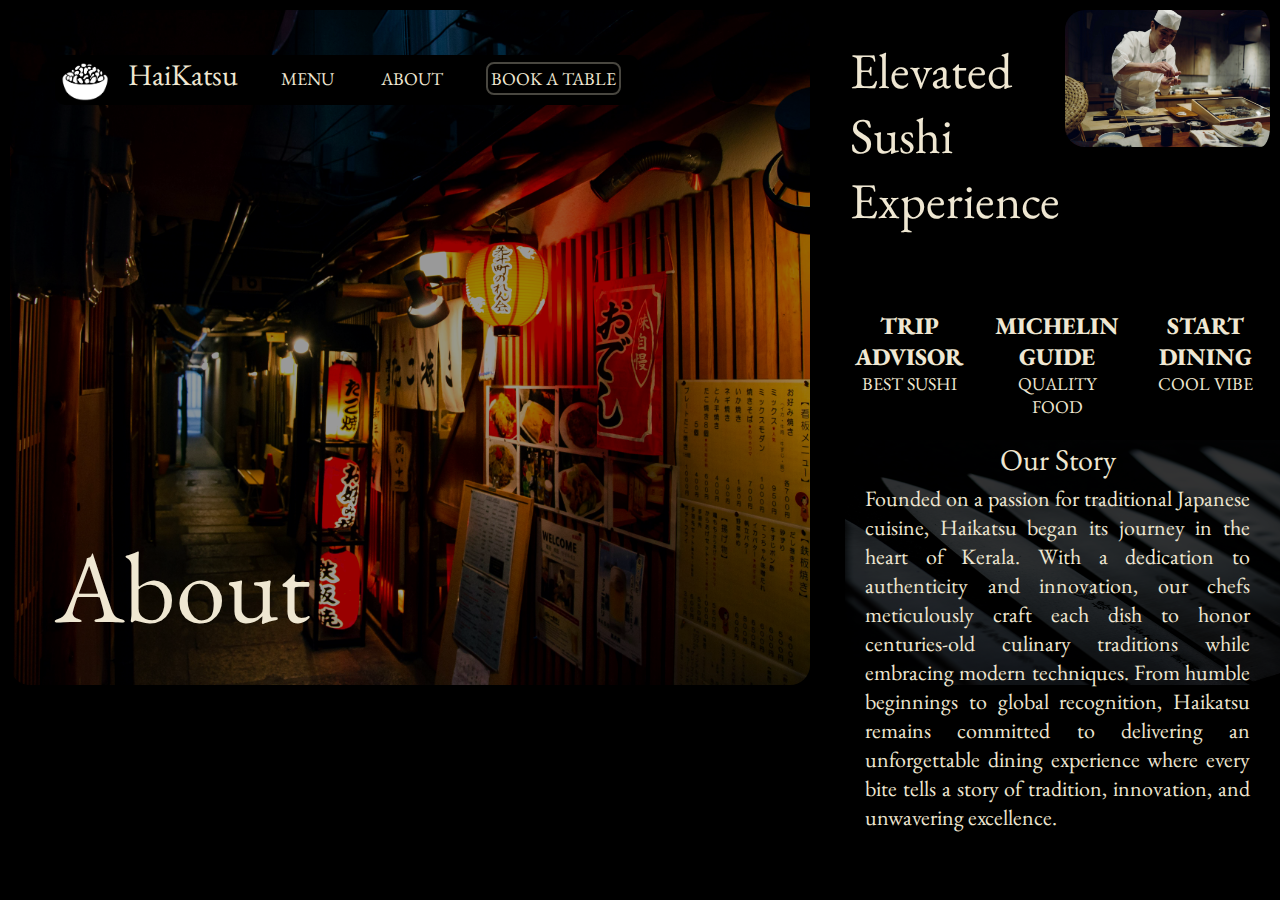
<file: about.html>
<!DOCTYPE html>
<html lang="en">
<head>
    <meta charset="UTF-8">
    <meta name="viewport" content="width=device-width, initial-scale=1.0">
    <title>About</title>
     <!-- Linking CSS -->
     <link rel="stylesheet" href="homestyle.css">
     <!-- Website icon -->
     <link rel="icon" href="./Images/logo.jpg">
     <!-- Google Font -->
     <link rel="preconnect" href="https://fonts.googleapis.com">
     <link rel="preconnect" href="https://fonts.gstatic.com" crossorigin>
     <link href="https://fonts.googleapis.com/css2?family=EB+Garamond:ital,wght@0,400..800;1,400..800&display=swap" rel="stylesheet">
     <!-- Font awesome CDN -->
     <link rel="stylesheet" href="https://cdnjs.cloudflare.com/ajax/libs/font-awesome/6.5.1/css/all.min.css" integrity="sha512-DTOQO9RWCH3ppGqcWaEA1BIZOC6xxalwEsw9c2QQeAIftl+Vegovlnee1c9QX4TctnWMn13TZye+giMm8e2LwA==" crossorigin="anonymous" referrerpolicy="no-referrer" />
</head>
<body>
    <div class="container">
        <div class="aboutmenu">
            <div class="col-1">
                <img class="menuvideo" src="./Images/about/pexels-ryutaro-tsukata-5220092.jpg" alt="">
                <div class="nav">
                    <img src="./Images/logo-removebg-preview.png" class="logo" alt="">
                    <ul class="list">
                        <li class="listItem"><a class="mainlink" href="./home.html" id="haikat">HaiKatsu</a></li>
                        <li class="listItem"><a class="link" href="./menu.html">MENU</a></li>
                        <li class="listItem"><a class="link" href="./about.html">ABOUT</a></li>
                        <li class="listItem"><a class="linkbook" href="./book.html">BOOK A TABLE</a></li>
                    </ul>
                    
                </div>

                <div class="heading">
                    <p><br></p>
                    <p>About</p>
                </div>
        </div>
        <div class="col-about-2">
            <div class="aboutmain">
                <div class="section1">
                    <div class="aboutheading"> 
                        <span>Elevated Sushi Experience</span>
                    </div>
                    <div>
                        <img src="./Images/about/chef.jpg" alt="" width="100%" style="border-radius: 20px; padding-right: 10px;">
                    </div>
                </div>
                <div class="section2">
                    <div class="rating">
                        <span><i class="fa-solid fa-star"></i>
                            <i class="fa-solid fa-star"></i>
                            <i class="fa-solid fa-star"></i>
                            <i class="fa-solid fa-star"></i>
                            <i class="fa-solid fa-star"></i>
                        </span>
                        <p style="font-size: 24px; font-weight: 900;">TRIP ADVISOR</p>
                        <p style="font-size: 18px;">BEST SUSHI</p>
                    </div>
                    <div class="rating">
                        <span>
                            <i class="fa-solid fa-star"></i>
                            <i class="fa-solid fa-star"></i>
                            <i class="fa-solid fa-star"></i>
                            <i class="fa-solid fa-star"></i>
                            <i class="fa-solid fa-star"></i>
                        </span>
                        <p style="font-size: 24px; font-weight: 900;">MICHELIN GUIDE</p>
                        <p style="font-size: 18px;">QUALITY FOOD</p>
                    </div>
                    <div class="rating">
                        <span><i class="fa-solid fa-star"></i>
                            <i class="fa-solid fa-star"></i>
                            <i class="fa-solid fa-star"></i>
                            <i class="fa-solid fa-star"></i>
                            <i class="fa-solid fa-star"></i>
                        </span>
                        <p style="font-size: 24px; font-weight: 900;">START DINING</p>
                        <p style="font-size: 18px;">COOL VIBE</p>
                    </div>

                </div>
                <div class="outstory">
                    <img src="./Images/about/story.jpg" alt="" width="660px" height="245px" style="border-radius: 20px; opacity: 0.2;">
                    <p class="storyheading">Our Story</p>
                    <p class="storycontent">
                        Founded on a passion for traditional Japanese cuisine, Haikatsu began its journey in the heart of Kerala. With a dedication to authenticity and innovation, our chefs meticulously craft each dish to honor centuries-old culinary traditions while embracing modern techniques. From humble beginnings to global recognition, Haikatsu remains committed to delivering an unforgettable dining experience where every bite tells a story of tradition, innovation, and unwavering excellence.</p>
                </div>
            </div>

        </div>
    </div>
</body>
</html>
</file>
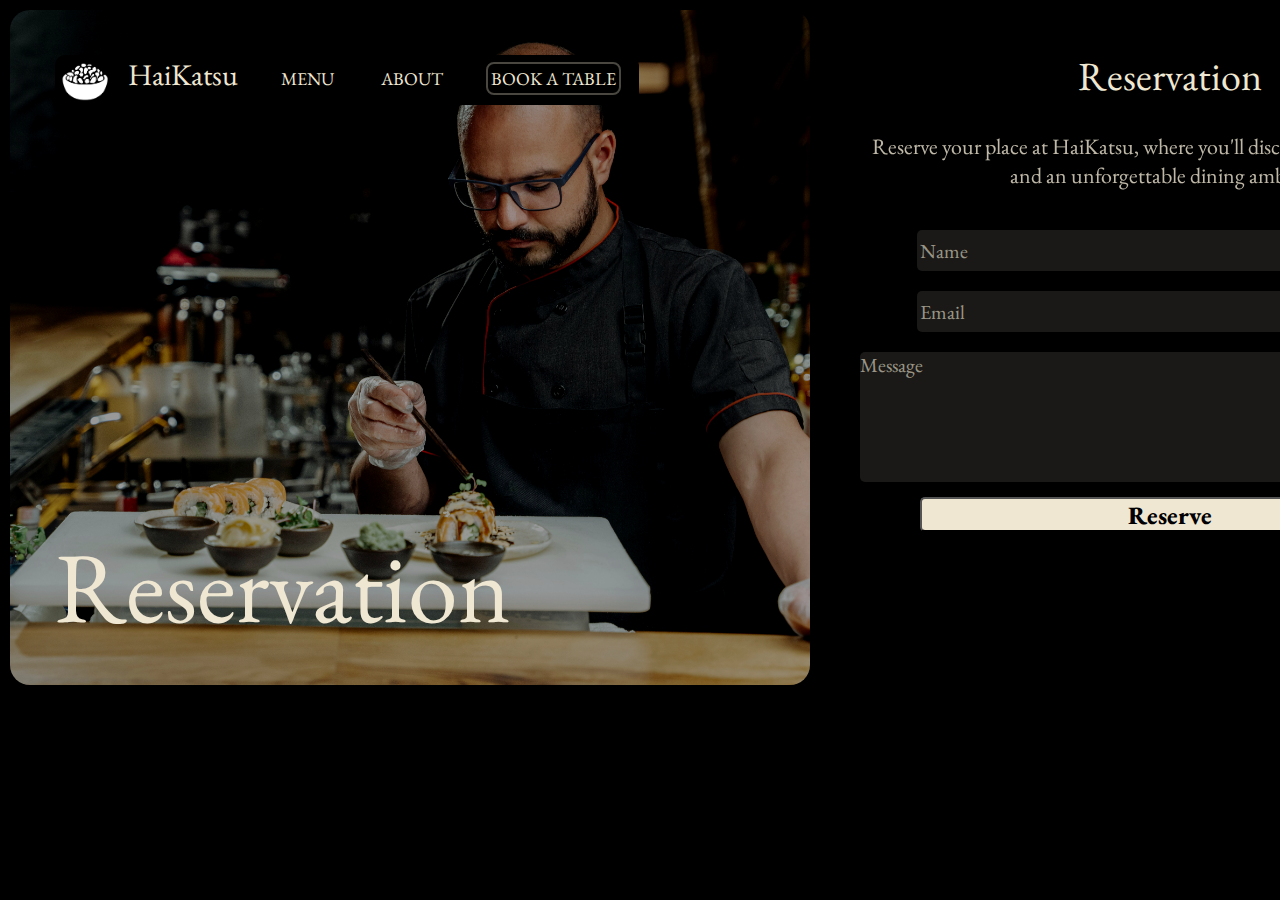
<file: book.html>
<!DOCTYPE html>
<html lang="en">
<head>
    <meta charset="UTF-8">
    <meta name="viewport" content="width=device-width, initial-scale=1.0">
    <title>Reservation</title>
      <!-- Linking CSS -->
      <link rel="stylesheet" href="homestyle.css">
      <!-- Website icon -->
      <link rel="icon" href="./Images/logo.jpg">
      <!-- Google Font -->
      <link rel="preconnect" href="https://fonts.googleapis.com">
      <link rel="preconnect" href="https://fonts.gstatic.com" crossorigin>
      <link href="https://fonts.googleapis.com/css2?family=EB+Garamond:ital,wght@0,400..800;1,400..800&display=swap" rel="stylesheet">
      <!-- Font awesome CDN -->
      <link rel="stylesheet" href="https://cdnjs.cloudflare.com/ajax/libs/font-awesome/6.5.1/css/all.min.css" integrity="sha512-DTOQO9RWCH3ppGqcWaEA1BIZOC6xxalwEsw9c2QQeAIftl+Vegovlnee1c9QX4TctnWMn13TZye+giMm8e2LwA==" crossorigin="anonymous" referrerpolicy="no-referrer" />
</head>
<body id="bookbg">
    <div class="container">
        <div class="bookmenu">
            <div class="col-1">
                <img class="menuvideo" src="./Images/reservation/pexels-ivan-samkov-8951246.jpg" alt="">
                <div class="nav">
                    <img src="./Images/logo-removebg-preview.png" class="logo" alt="">
                    <ul class="list">
                        <li class="listItem"><a class="mainlink" href="./index.html" id="haikat">HaiKatsu</a></li>
                        <li class="listItem"><a class="link" href="./menu.html">MENU</a></li>
                        <li class="listItem"><a class="link" href="./about.html">ABOUT</a></li>
                        <li class="listItem"><a class="linkbook" href="./book.html">BOOK A TABLE</a></li>
                    </ul>
                    
                </div>

                <div class="heading">
                    <p><br></p>
                    <p>Reservation</p>
                </div>
        </div>

        <div class="col-book-2">
            <div class="bookheading">
                <p>Reservation</p>
            </div>
            <div class="bookpara">
                <p>
                    Reserve your place at HaiKatsu, where you'll discover outstanding sushi and an unforgettable dining ambiance
                </p>
            </div>
            <div class="bookform">
               <form action="">

                <label for="uname"></label>
                <input type="text" id="uname" placeholder="Name">
                <label for="mail"></label>
                <input type="email" id="mail" placeholder="Email">
                <label for=""></label>
                <textarea class="textareabook" cols="55" rows="5" style="resize: vertical;" placeholder="Message"></textarea>
               </form> 
               <button class="bookbtn">Reserve</button>

            </div>
        </div>

    </div>
</body>
</html>
</file>
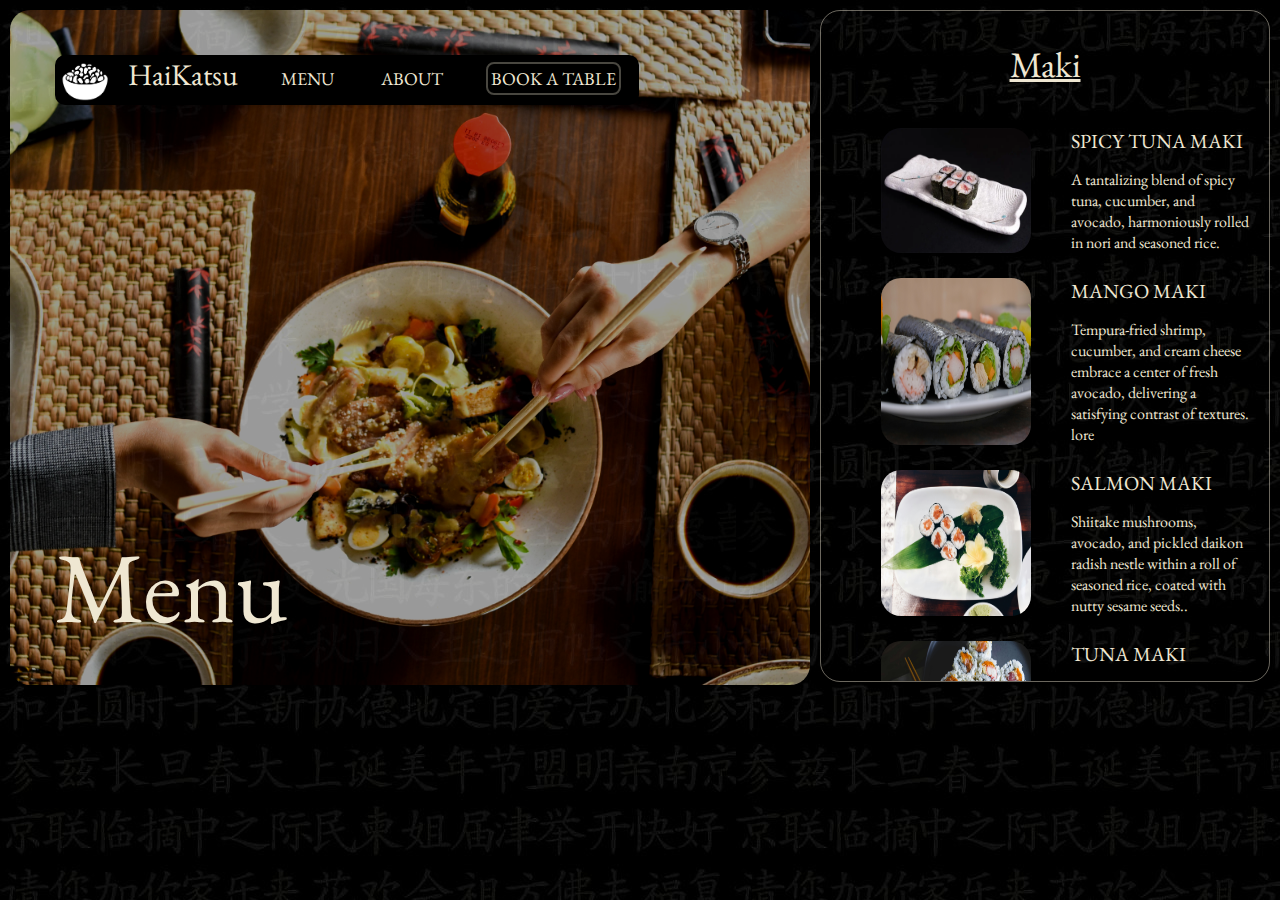
<file: menu.html>
<!DOCTYPE html>
<html lang="en">
<head>
    <meta charset="UTF-8">
    <meta name="viewport" content="width=device-width, initial-scale=1.0">
    <title>Menu</title>
    <!-- Linking CSS -->
    <link rel="stylesheet" href="homestyle.css">
    <!-- Website icon -->
    <link rel="icon" href="./Images/logo.jpg">
    <!-- Google Font -->
    <link rel="preconnect" href="https://fonts.googleapis.com">
    <link rel="preconnect" href="https://fonts.gstatic.com" crossorigin>
    <link href="https://fonts.googleapis.com/css2?family=EB+Garamond:ital,wght@0,400..800;1,400..800&display=swap" rel="stylesheet">
    <!-- Font awesome CDN -->
    <link rel="stylesheet" href="https://cdnjs.cloudflare.com/ajax/libs/font-awesome/6.5.1/css/all.min.css" integrity="sha512-DTOQO9RWCH3ppGqcWaEA1BIZOC6xxalwEsw9c2QQeAIftl+Vegovlnee1c9QX4TctnWMn13TZye+giMm8e2LwA==" crossorigin="anonymous" referrerpolicy="no-referrer" />
</head>
<body id="menubg">
    <div class="containermenu">
        <div class="mainmenu">
            <div class="col-1">
                <img class="menuvideo" src="./Images/Menu/pexels-elif-tekkaya-5616129.jpg" alt="">
                <div class="nav">
                    <img src="./Images/logo-removebg-preview.png" class="logo" alt="">
                    <ul class="list">
                        <li class="listItem"><a class="mainlink" href="./index.html" id="haikat">HaiKatsu</a></li>
                        <li class="listItem"><a class="link" href="./menu.html">MENU</a></li>
                        <li class="listItem"><a class="link" href="./about.html">ABOUT</a></li>
                        <li class="listItem"><a class="linkbook" href="./book.html">BOOK A TABLE</a></li>
                    </ul>
                    
                </div>
                <div class="heading">
                    <p><br></p>
                    <p>Menu</p>
                </div>
                
        
            </div>

            <div class="col-menu-2">
              <span class="foodheading">Maki</span>
              <div class="menuitems">
                <div class="fooditem">
                    <img src="./Images/Menu/1.jpg" alt="" width="150px">
                    <div class="items">
                        <span>SPICY TUNA MAKI</span>
                        <p>A tantalizing blend of spicy tuna, cucumber, and avocado, harmoniously rolled in nori and seasoned rice.</p>
                    </div>
                  </div>

                  <div class="fooditem">
                    <img src="./Images/Menu/2.jpg" alt="" width="150px">
                    <div class="items">
                        <span>MANGO MAKI</span>
                        <p>Tempura-fried shrimp, cucumber, and cream cheese embrace a center of fresh avocado, delivering a satisfying contrast of textures. lore</p>
                    </div>
                  </div>

                  <div class="fooditem">
                    <img src="./Images/Menu/3.jpg" alt="" width="150px">
                    <div class="items">
                        <span>SALMON MAKI</span>
                        <p>Shiitake mushrooms, avocado, and pickled daikon radish nestle within a roll of seasoned rice, coated with nutty sesame seeds..</p>
                    </div>
                  </div>

                  <div class="fooditem">
                    <img src="./Images/Menu/4.jpg" alt="" width="150px">
                    <div class="items">
                        <span>TUNA MAKI</span>
                        <p>A vibrant assortment of julienned carrots, bell peppers, and cucumber, tightly encased in a nori-wrapped rice roll.</p>
                    </div>
                  </div>

                  <span class="foodheading">Sushi</span>

                  <div class="fooditem">
                    <img src="./Images/Menu/5.jpg" alt="" width="150px">
                    <div class="items">
                        <span>ZEN GARDEN</span>
                        <p>Dive into tranquility with this sushi featuring fresh cucumber, avocado, and crunchy radish sprouts, wrapped in a blanket of silky tofu skin. Each bite is a meditative journey through crisp textures and subtle flavors, reminiscent of a stroll through a peaceful Japanese garden.</p>
                    </div>
                  </div>

                  <div class="fooditem">
                    <img src="./Images/Menu/6.jpg" alt="" width="150px">
                    <div class="items">
                        <span>SAKURA BLOSSOM</span>
                        <p>Delicate pink petals of pickled ginger delicately adorn this sushi, filled with succulent slices of tuna, creamy avocado, and a hint of wasabi mayo. The combination of flavors blooms in your mouth like a beautiful cherry blossom, evoking the essence of springtime in Japan.</p>
                    </div>
                  </div>

                  <div class="fooditem">
                    <img src="./Images/Menu/7.jpg" alt="" width="150px">
                    <div class="items">
                        <span>GOLDEN DRAGON</span>
                        <p>Embark on a culinary adventure with this sushi roll featuring crispy soft-shell crab, creamy avocado, and sweet mango, wrapped in a golden-hued soybean paper. Drizzled with a zesty yuzu sauce, each bite is a symphony of contrasting textures and vibrant flavors, worthy of an emperor's feast.</p>
                    </div>
                  </div>

                  <div class="fooditem">
                    <img src="./Images/Menu/8.jpg" alt="" width="150px">
                    <div class="items">
                        <span>HARVEST MOON</span>
                        <p>Celebrate the bounty of the season with this sushi roll bursting with roasted butternut squash, tangy goat cheese, and toasted pumpkin seeds. Wrapped in a blanket of tender spinach leaves and drizzled with a balsamic glaze, each bite captures the warmth and richness of autumnal flavors..</p>
                    </div>
                  </div>

                  <div class="fooditem">
                    <img src="./Images/Menu/9.jpg" alt="" width="150px">
                    <div class="items">
                        <span>OCEAN SYMPHONY</span>
                        <p>Dive into a seafood extravaganza with this sushi roll featuring succulent lobster tail, buttery scallops, and tender crab meat, all delicately nestled within a nori seaweed wrap. Enhanced with a touch of truffle-infused aioli and caviar, each bite is a harmonious blend of luxurious flavors that transports you to the depths of the ocean.</p>
                    </div>
                  </div>
              </div>
             
            </div>
            
        </div>
    </div>
</body>
</html>
</file>
<file: homestyle.css>
*{
    font-family: "EB Garamond", serif;
    margin: 0px;
    padding: 0px;
    /* box-sizing: border-box; */
    
    /* overflow: hidden; */
    color: #EFE7D2;
}

.container{
    width: 100%;
    height: 100vh;
    background-color: black;
}


.main{
    display: grid;
    grid-template-columns: 1070px auto;
    padding: 10px;
    gap: 10px;
}


.col-1{
    position: relative;
    height: 675px;
}

.nav{
    position: absolute;
    display: flex;
    margin-top: 45px;
    margin-left: 45px;
    /* border: 1px red solid; */
    border-radius: 10px;
    background-color: black;
}
.list{
    border-radius: 10px;
}
.link{
    text-decoration: none;
    justify-content: center;
    align-items: center;
    padding: 4px;
    transition: ease-in .3s;
    border-radius: 8px;
}

.mainlink{

        text-decoration: none;
        justify-content: center;
        align-items: center;
    
}
.linkbook{

    text-decoration: none;
    justify-content: center;
    align-items: center;
    border: 2px solid #efe7d24e;
    padding: 3px;
    transition: ease-in .5s;
    border-radius: 8px;

}
.listItem{
    display: inline-block; 
    justify-content: center;
    align-items: center;
    list-style: none;
    margin: 0px 8px;
    font-size: 18px; 
    padding: 0px 10px;
    
    /* border: 1px red solid; */
}

/* Hover settings */
.linkbook:hover{
    background-color: #efe7d23d;
}

.link:hover{
    background-color: #efe7d23d;
  ;
}

.logo{
    width: 50px;
    border-radius: 20px;
    margin-left: 5px;
    /* border: 1px solid red; */
}

#haikat{
   
    font-size: 30px;
}
.heading{
    margin-top: 20px;
    position: absolute;
}

.mainvideo {
    width: 100%;/* Set video width to 100% of its container */
    height: 100%; /* Set video height to 100% of its container */
    object-fit: cover; /* Ensure the video covers the entire container */
    position: absolute; 
    /* border: 1px solid aqua; */
    /* position: relative; */
    border-radius: 20px;
    filter: contrast();
}

.heading{
    font-size: 100px;
    margin-top: 380px;
    margin-left: 45px;
    color: #EFE7D2;
}

.col-2{
    display: grid;
    grid-template-rows: 220px 220px 220px;
    gap: 10px;
    
}

.menu img, .reservation img, .about img {
    height: 100%;
    object-fit: cover;
    opacity: 0.7;
    transition: ease-in .75s;
    border-radius: 20px
}

/* Menu tag */

.menu{
    position: relative;
    width: 100%;
    /* border: 1px solid aqua; */
}

.menu span, .about span{
    position: absolute;
    background-color: black;
    display: flex;
    justify-content: center;
    margin-left: 20px;
    align-items: center;
    width: 120px;
    height: 60px;
    top: 87%;
    left: 81%;
    transform: translate(-50%, -50%);
    font-size: 20px; 
    border-radius: 30px 0px 0px 0px;
}

.menu i, .about i{
    border: 1px solid #EFE7D2;
    margin-left: 10px;
    margin-right: -20px;
    border-radius: 50%;
    font-size: 20px;
    padding: 5px;
    border-color: #EFE7D2;
    transition: ease-in .75s;
}

.menu a, .reservation a, .about a{
    
    /* border: 1px solid red; */
    width: 100%;
    height: 100%;
    background-color: rgba(0, 0, 0, 0);
    position: absolute;
    
    /* z-index: 1; */
}

/* Reservation Tag */
.reservation, .about{
    position: relative;
    width: 100%;
    /* border: 1px solid aqua; */
}

.reservation span{
    position: absolute;
    background-color: black;
    display: flex;
    justify-content: center;
    align-items: center;
    width: 198px;
    height: 60px;
    top: 87%;
    left: 76.5%;
    transform: translate(-50%, -50%);
    font-size: 20px; 
    border-radius: 30px 0px 0px 0px;
   
    /* border: 1px solid red; */
}

.reservation i{
    border: 1px solid #EFE7D2;
    margin-right: -20px;
    margin-left: 10px;
    border-radius: 50%;
    border-color: #EFE7D2;
    font-size: 20px;
    padding: 5px;
    transition: ease-in .75s;
}

/* Hover settings */
.menu a:hover img, 
.reservation a:hover img, 
.about a:hover img {
    opacity: 1;
    
}

.menu a:hover i, .reservation a:hover i, .about a:hover i {
    animation: change 0.5s;
    background-color: white;
    color: black;
    
}



/* Menu Section */
#menubg{
    background-image: url('./Images/Menu/background\ menu.jpg');
}
.mainmenu{
    display: grid;
    grid-template-columns: 800px auto;
    padding: 10px;
    gap: 10px;
    /* border: 1px solid red;  */
}

.menuvideo{
    width: 100%;/* Set video width to 100% of its container */
    height: 100%; /* Set video height to 100% of its container */
    object-fit: cover; /* Ensure the video covers the entire container */
    position: absolute; 
    /* border: 1px solid aqua; */
    /* position: relative; */
    border-radius: 20px;
    filter: contrast(1.1)
    opacity(0.6)
}
.col-menu-2 {
    /* Set a fixed height for the column */
    height: 670px; /* Adjust this value according to your needs */
    /* Enable vertical scrolling */
    overflow-y: auto;
    border: 1px solid #efe7d272;
    border-radius: 20px;
}
.col-menu-2::-webkit-scrollbar {
    width: 0; /* Set the width of the scrollbar to zero */
}

.menuitems{
    margin-left: 60px;
}
.foodheading{
    margin-top: 30px;
    font-size: 36px;
    text-decoration:underline;
    display: flex;
    justify-content: center;
    margin-bottom: 40px;
}

.fooditem{
    display: flex;
    margin-bottom: 25px;
    margin-right: 20px;
}

.fooditem img{
    border-radius: 20px;
}

.items span{
    font-size: 20px;
}

.items{
    margin-left: 40px;
}

.items p{
    font-size: 16px;
    margin-top: 15px;
}

/* About Section */

.aboutmenu, .bookmenu{
    display: grid;
    grid-template-columns: 800px auto;
    padding: 10px;
    gap: 10px;
    /* border: 1px solid red;  */
}

.aboutmain{
    display: grid;
    grid-template-rows: 250px 160px 250px;
    gap: 10px;

}

.section1{
    display: grid;
    grid-template-columns: repeat(2,1fr);
}

.col-about-2{
    margin-left: 25px;
}

.aboutheading{
    font-size: 50px;
    padding: 5px;
    /* border: #efe7d272 1px solid; */
    border-radius: 20px;
    display: flex;
    
    align-items: center;
}

.section2{
    display: grid;
    grid-template-columns: repeat(3,1fr);
    gap: 20px;
    
}

.rating{
    text-align: center;
    padding-top: 40px;
    
}

.outstory img{
  position: absolute;  
}

.outstory p{
    position: relative;
    margin-bottom: 5px;
}

.storyheading{
    text-align: center;
    font-size: 30px;
}

.storycontent{
    font-size: 22px;
    text-align: justify;
    margin-left: 20px;
    margin-right: 20px;
}

/* Reservation */
.col-book-2{
    padding: 40px;
    /* border: 1px solid red; */
}

/* #bookbg{
    background-image: url('./Images/reservation/bookbg.jpg');
    background-repeat: no-repeat;
    width: 100%;
} */

.bookpara{
    font-size: 22px;
    text-align: center;
    opacity: 0.8;
}

.bookheading{
    font-size: 40px;
    text-align: center;
    margin-bottom: 30px;
}

.bookform{
    margin-top: 40px;
    text-align: center;
    
}


.bookform input{
    /* border: 1px solid aqua; */
    background-color: #efe7d21c;
    color: #EFE7D2;
    border-radius: 5px;
    width: 500px;
    height: 35px;
    padding: 3px;
    margin-bottom: 20px;
    border: transparent;
    font-size: 20px;
    
}

.bookform input[type=text]:focus{
    outline: none;
    
    color: #EFE7D2;
}


.bookform input[type=email]:focus{
    outline: none;
    
    color: #EFE7D2;
}

.bookform ::placeholder
{
    color: #efe7d29e;
    font-size: 20px;
}

.textareabook{
    border: transparent;
    background-color: #efe7d21c;
    color: #efe7d29e;
    font-size: 20px;
    border-radius: 5px;
}

.bookbtn{
    color: black;
    font-size: 25px;
    font-weight: 900;
     width: 500px;
    height: 35px;
    margin-top: 10px;
    background-color: #EFE7D2;
    border-radius: 5px;
    transition: 0.5s;

}

.bookbtn:hover{
    opacity: 0.7;
}
</file>
